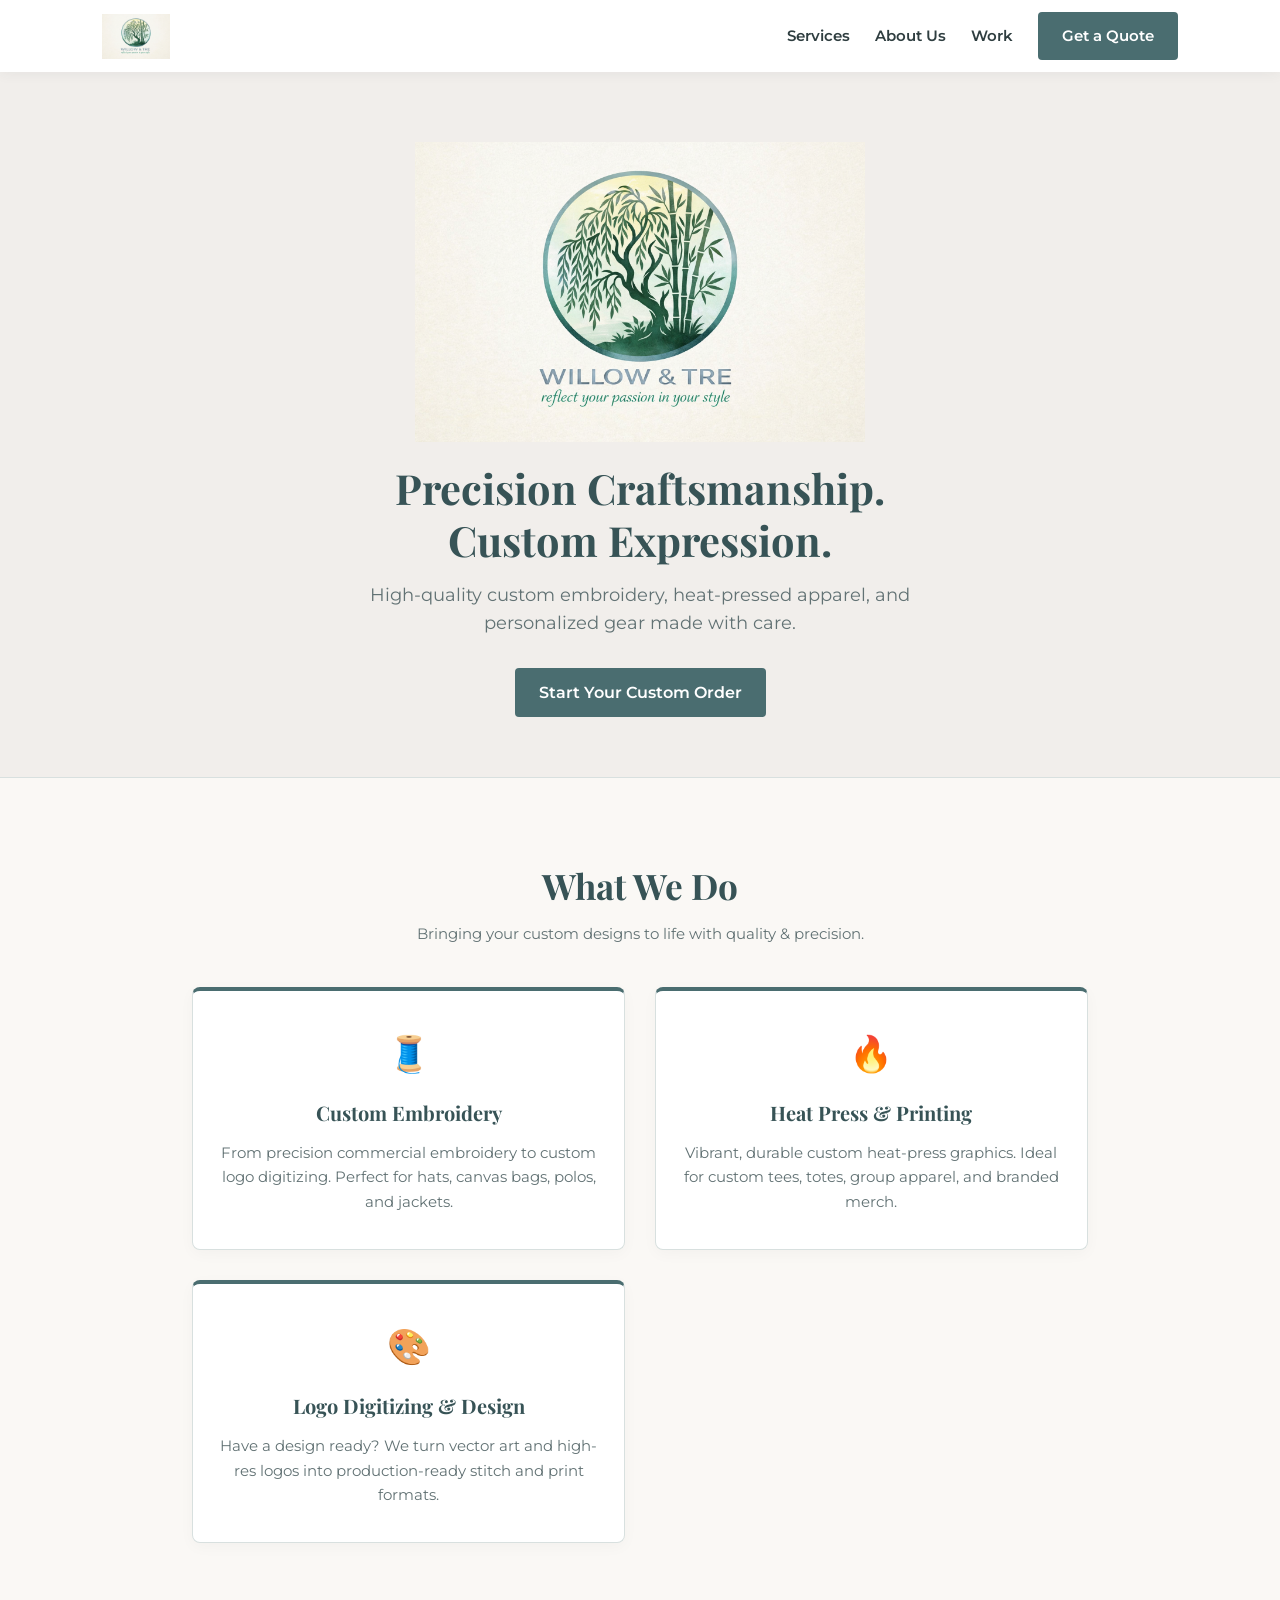
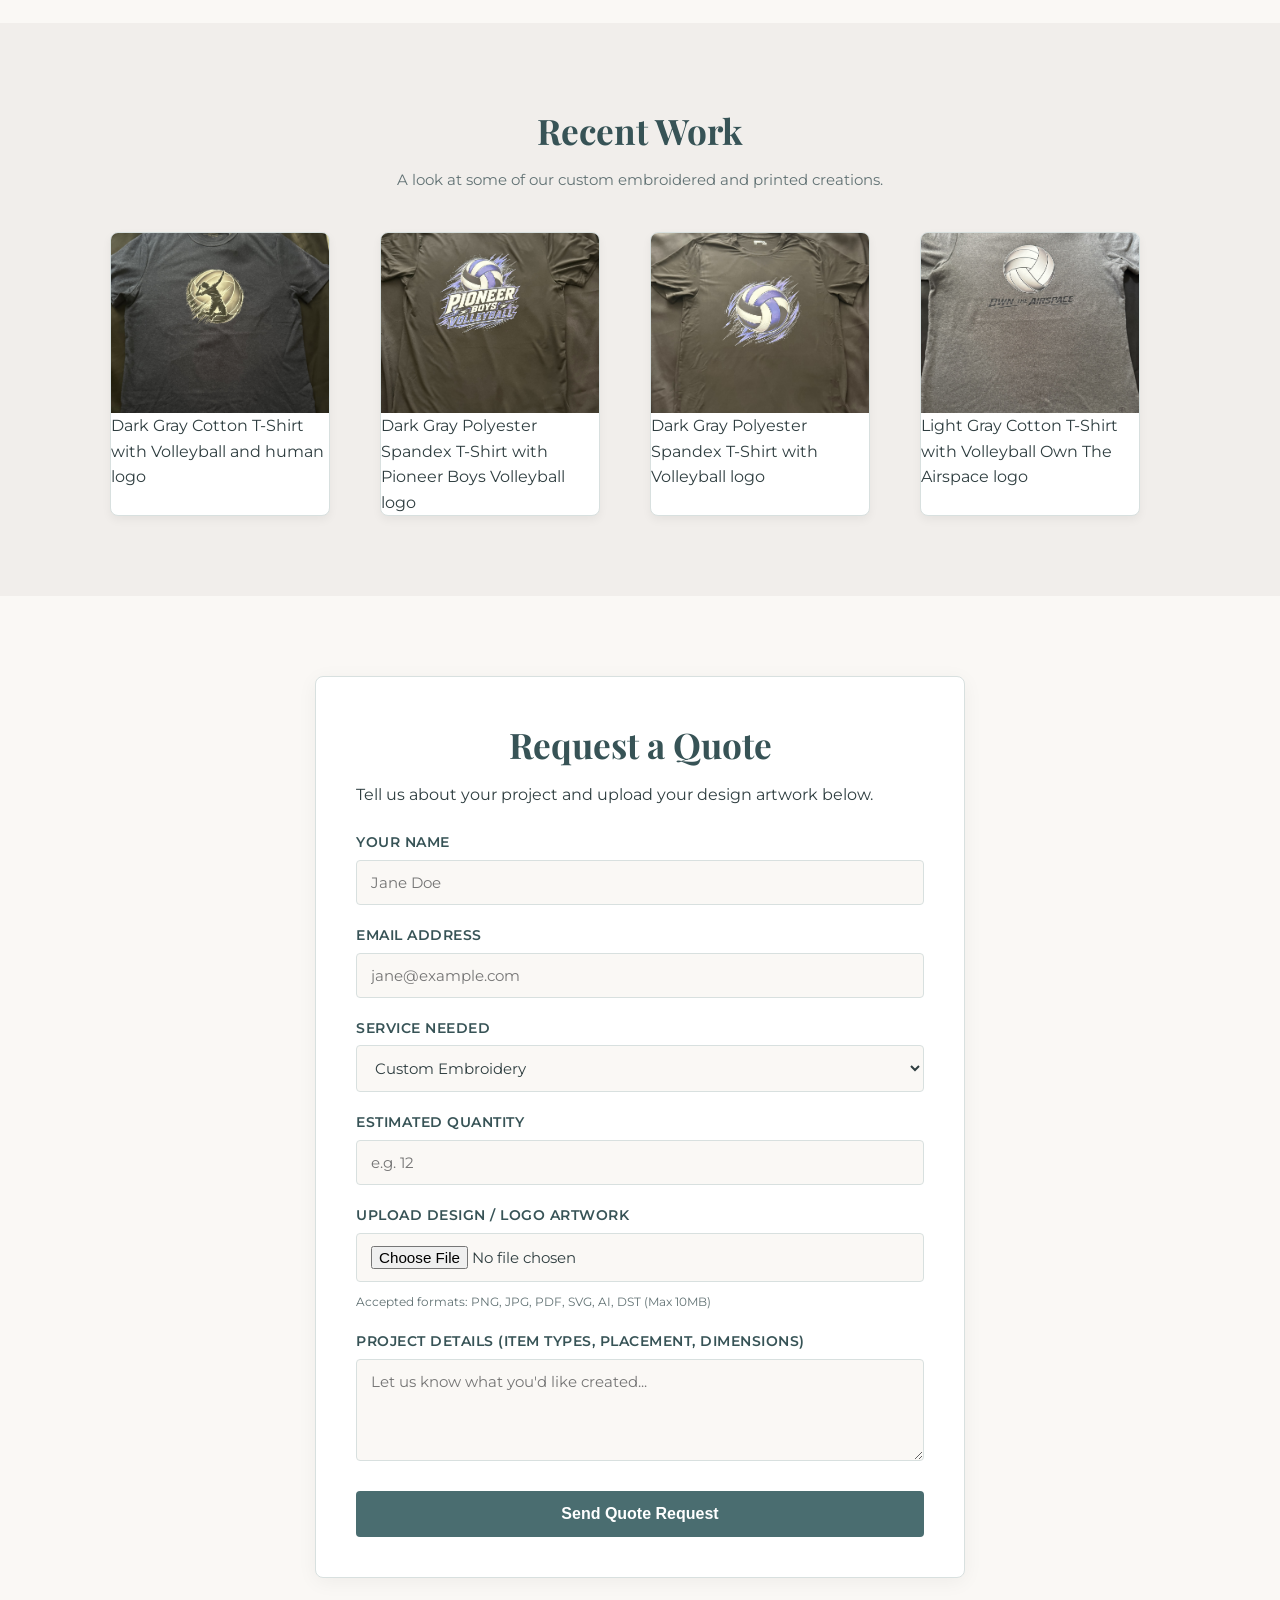
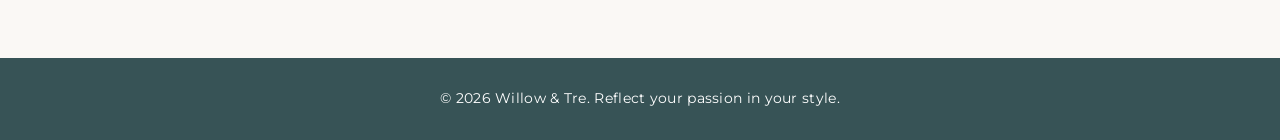
<file: index.html>
<!DOCTYPE html>
<html lang="en">
<head>
    <meta charset="UTF-8">
    <meta name="viewport" content="width=device-width, initial-scale=1.0">
    <title>Willow & Tre | Custom Embroidery & Printing</title>
    
    <link rel="icon" type="image/png" href="WTlogo1.png">
    
    <link rel="stylesheet" href="style.css">
    
    <link rel="preconnect" href="https://fonts.googleapis.com">
    <link rel="preconnect" href="https://fonts.gstatic.com" crossorigin>
    <link href="https://fonts.googleapis.com/css2?family=Montserrat:wght@400;500;600;700&family=Playfair+Display:ital,wght@0,600;0,700;1,400&display=swap" rel="stylesheet">
</head>
<body>

   <nav class="navbar">
    <a href="index.html" class="logo-link">
        <img src="WTlogo1.png" alt="Willow & Tre Logo" class="nav-logo" style="height: 45px; width: auto; max-height: 45px;">
    </a>
    <ul class="nav-links">
        <li><a href="#services">Services</a></li>
        <li><a href="about.html">About Us</a></li>
        <li><a href="#portfolio">Work</a></li>
        <li><a href="#quote" class="btn-nav">Get a Quote</a></li>
    </ul>
</nav>

    <header class="hero">
    <div class="hero-content">
        <img src="WTlogo1.png" alt="Willow & Tre Emblem" class="hero-logo" style="max-width: 450px; height: auto; display: block; margin: 0 auto 20px;">
        <h1>Precision Craftsmanship.<br>Custom Expression.</h1>
        <p>High-quality custom embroidery, heat-pressed apparel, and personalized gear made with care.</p>
        <a href="#quote" class="cta-btn">Start Your Custom Order</a>
    </div>
</header>

    <section id="services" class="section">
        <h2>What We Do</h2>
        <p class="section-subtitle">Bringing your custom designs to life with quality & precision.</p>
        <div class="grid">
            <div class="card">
                <div class="icon">🧵</div>
                <h3>Custom Embroidery</h3>
                <p>From precision commercial embroidery to custom logo digitizing. Perfect for hats, canvas bags, polos, and jackets.</p>
            </div>
            <div class="card">
                <div class="icon">🔥</div>
                <h3>Heat Press & Printing</h3>
                <p>Vibrant, durable custom heat-press graphics. Ideal for custom tees, totes, group apparel, and branded merch.</p>
            </div>
            <div class="card">
                <div class="icon">🎨</div>
                <h3>Logo Digitizing & Design</h3>
                <p>Have a design ready? We turn vector art and high-res logos into production-ready stitch and print formats.</p>
            </div>
        </div>
    </section>

    <section id="portfolio" class="section bg-light">
    <h2>Recent Work</h2>
    <p class="section-subtitle">A look at some of our custom embroidered and printed creations.</p>
    <div class="gallery-grid">
        
        <div class="gallery-card">
            <img src="CustomT1.jpg" alt="Heat Pressed Custom Apparel 1" class="gallery-img">
            <div class="gallery-caption">Dark Gray Cotton T-Shirt with Volleyball and human logo</div>
        </div>

        <div class="gallery-card">
            <img src="CustomT2.jpg" alt="Heat Pressed Custom Apparel 2" class="gallery-img">
            <div class="gallery-caption">Dark Gray Polyester Spandex T-Shirt with Pioneer Boys Volleyball logo</div>
        </div>

        <div class="gallery-card">
            <img src="CustomT3.jpg" alt="Heat Pressed Custom Apparel 3" class="gallery-img">
            <div class="gallery-caption">Dark Gray Polyester Spandex T-Shirt with Volleyball logo</div>
        </div>

        <div class="gallery-card">
            <img src="CustomT4.jpg" alt="Heat Pressed Custom Apparel 4" class="gallery-img">
            <div class="gallery-caption">Light Gray Cotton T-Shirt with Volleyball Own The Airspace logo</div>
        </div>

    </div>
</section>

<!-- Quote Request Form -->
<section id="quote" class="section">
    <div class="form-container">
        <h2>Request a Quote</h2>
        <p>Tell us about your project and upload your design artwork below.</p>
        
        <form action="https://formspree.io/f/YOUR_FORMSPREE_ID" method="POST" enctype="multipart/form-data" class="quote-form">
            <div class="form-group">
                <label for="name">Your Name</label>
                <input type="text" id="name" name="name" required placeholder="Jane Doe">
            </div>

            <div class="form-group">
                <label for="email">Email Address</label>
                <input type="email" id="email" name="email" required placeholder="jane@example.com">
            </div>

            <div class="form-group">
                <label for="service-type">Service Needed</label>
                <select id="service-type" name="service_type">
                    <option value="Embroidery">Custom Embroidery</option>
                    <option value="Heat Press / Printing">Heat Press / Printing</option>
                    <option value="Both">Both / Unsure</option>
                </select>
            </div>

            <div class="form-group">
                <label for="quantity">Estimated Quantity</label>
                <input type="number" id="quantity" name="quantity" placeholder="e.g. 12" min="1">
            </div>

            <!-- File Upload Field -->
            <div class="form-group">
                <label for="artwork">Upload Design / Logo Artwork</label>
                <input type="file" id="artwork" name="artwork" accept=".png, .jpg, .jpeg, .pdf, .svg, .ai, .dst" class="file-input">
                <small class="file-help">Accepted formats: PNG, JPG, PDF, SVG, AI, DST (Max 10MB)</small>
            </div>

            <div class="form-group">
                <label for="details">Project Details (Item types, placement, dimensions)</label>
                <textarea id="details" name="details" rows="4" placeholder="Let us know what you'd like created..."></textarea>
            </div>

            <button type="submit" class="cta-btn submit-btn">Send Quote Request</button>
        </form>
    </div>
</section>

    <footer>
        <p>&copy; 2026 Willow & Tre. Reflect your passion in your style.</p>
    </footer>

</body>
</html>
</file>
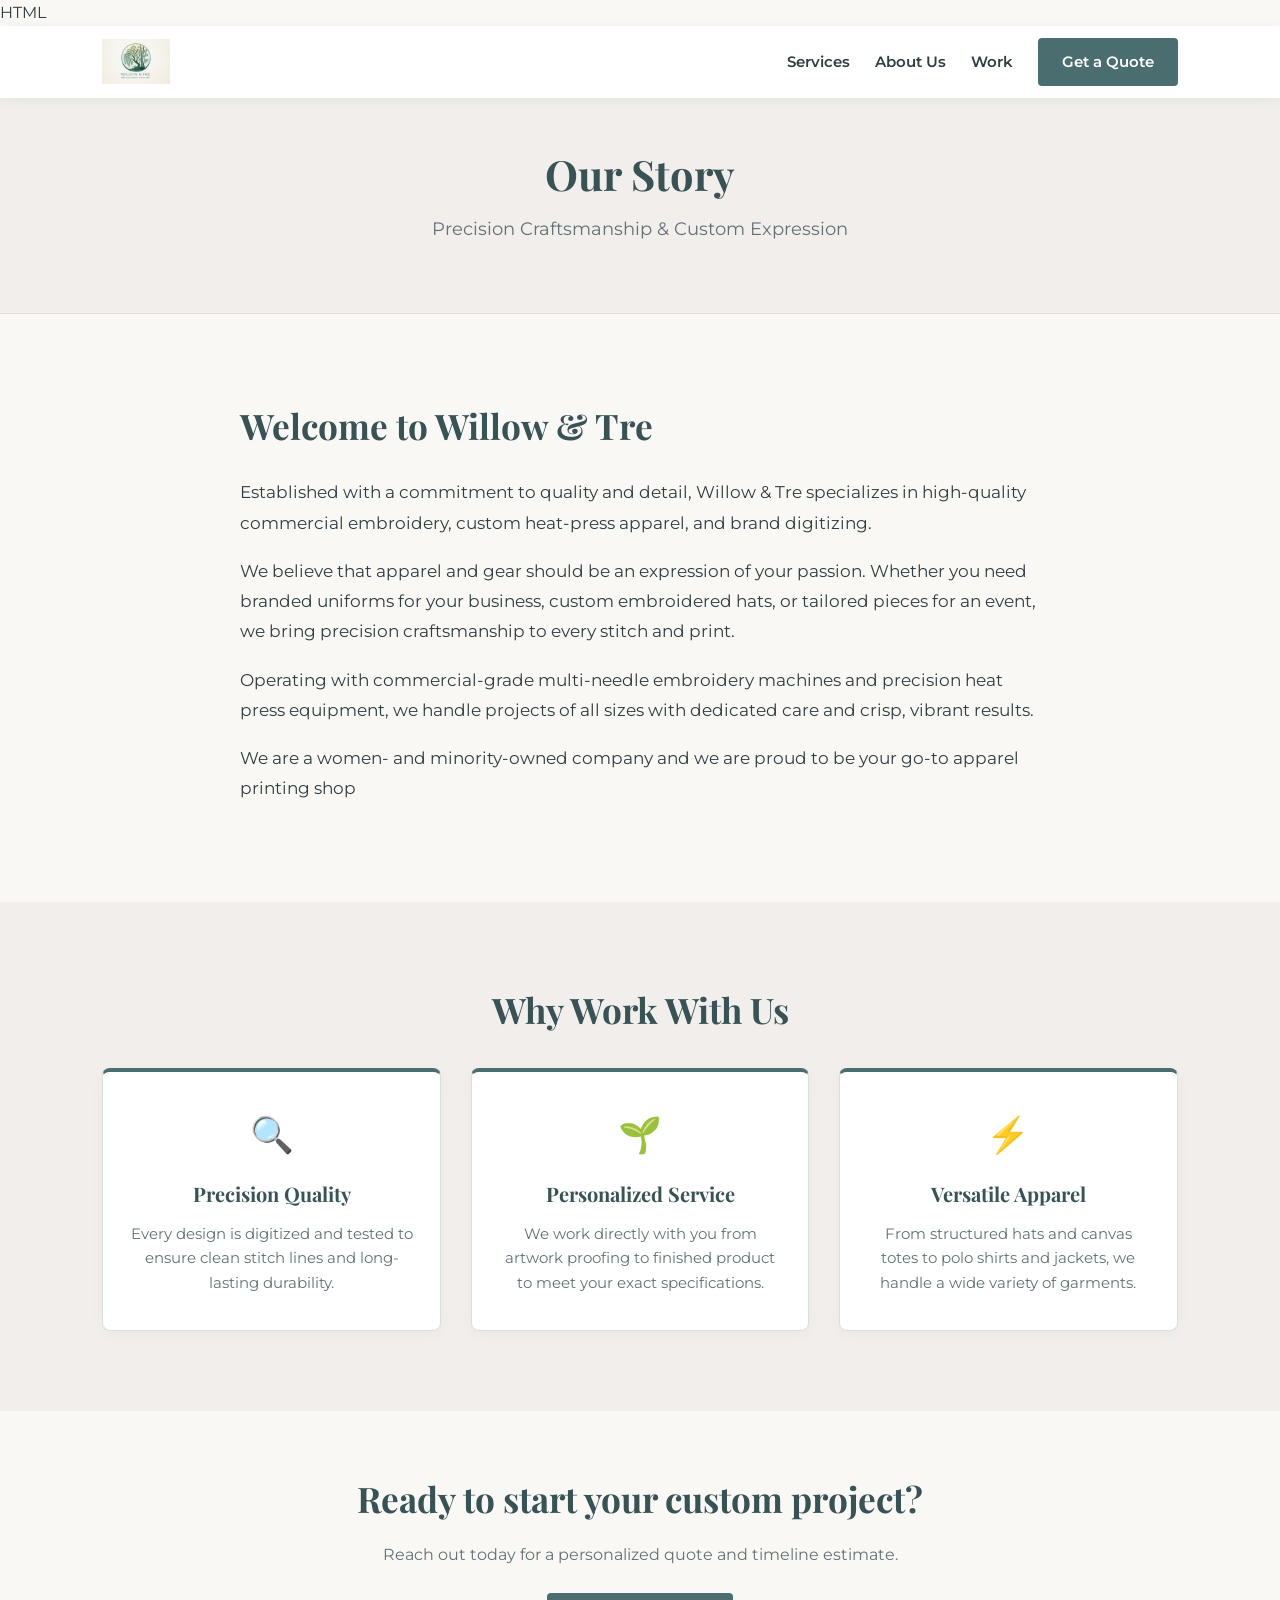
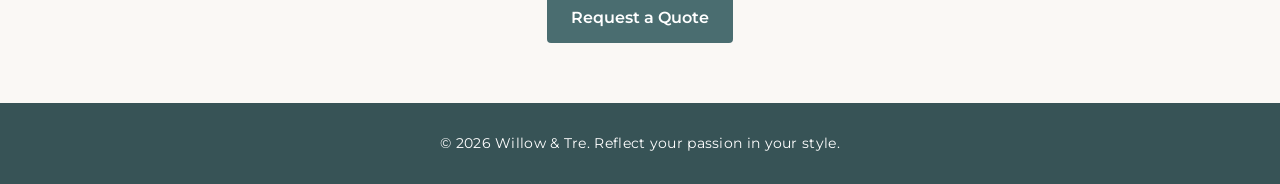
<file: about.html>
HTML
<!DOCTYPE html>
<html lang="en">
<head>
    <meta charset="UTF-8">
    <meta name="viewport" content="width=device-width, initial-scale=1.0">
    <title>About Us | Willow & Tre</title>
    
    <!-- Favicon -->
    <link rel="icon" type="image/png" href="WTlogo1.png">
    
    <!-- Stylesheet -->
    <link rel="stylesheet" href="style.css">
    
    <!-- Google Fonts -->
    <link rel="preconnect" href="https://fonts.googleapis.com">
    <link rel="preconnect" href="https://fonts.gstatic.com" crossorigin>
    <link href="https://fonts.googleapis.com/css2?family=Montserrat:wght@400;500;600;700&family=Playfair+Display:ital,wght@0,600;0,700;1,400&display=swap" rel="stylesheet">
</head>
<body>

    <!-- Navigation Header -->
    <nav class="navbar">
        <a href="index.html" class="logo-link">
            <img src="WTlogo1.png" alt="Willow & Tre Logo" class="nav-logo" style="height: 45px; width: auto; max-height: 45px;">
        </a>
        <ul class="nav-links">
            <li><a href="index.html#services">Services</a></li>
            <li><a href="about.html">About Us</a></li>
            <li><a href="index.html#portfolio">Work</a></li>
            <li><a href="index.html#quote" class="btn-nav">Get a Quote</a></li>
        </ul>
    </nav>

    <!-- Page Title Banner -->
    <header class="hero" style="padding: 50px 8% 40px;">
        <div class="hero-content">
            <h1>Our Story</h1>
            <p>Precision Craftsmanship & Custom Expression</p>
        </div>
    </header>

    <!-- About Content Section -->
    <section class="section">
        <div class="about-container">
            <div class="about-text">
                <h2>Welcome to Willow & Tre</h2>
          
                <p class="centered-text">Established with a commitment to quality and detail, Willow & Tre specializes in high-quality commercial embroidery, custom heat-press apparel, and brand digitizing.</p>
                
                <p class="centered-text">We believe that apparel and gear should be an expression of your passion. Whether you need branded uniforms for your business, custom embroidered hats, or tailored pieces for an event, we bring precision craftsmanship to every stitch and print.</p>
                
                <p class="centered-text">Operating with commercial-grade multi-needle embroidery machines and precision heat press equipment, we handle projects of all sizes with dedicated care and crisp, vibrant results.</p>
           
                <p class="centered-text">We are a women- and minority-owned company and we are proud to be your go-to apparel printing shop</p>
            
            </div>
        </div>
    </section>

    <!-- Values / Features Section -->
    <section class="section bg-light">
        <h2>Why Work With Us</h2>
        <div class="grid" style="margin-top: 30px;">
            <div class="card">
                <div class="icon">🔍</div>
                <h3>Precision Quality</h3>
                <p>Every design is digitized and tested to ensure clean stitch lines and long-lasting durability.</p>
            </div>
            <div class="card">
                <div class="icon">🌱</div>
                <h3>Personalized Service</h3>
                <p>We work directly with you from artwork proofing to finished product to meet your exact specifications.</p>
            </div>
            <div class="card">
                <div class="icon">⚡</div>
                <h3>Versatile Apparel</h3>
                <p>From structured hats and canvas totes to polo shirts and jackets, we handle a wide variety of garments.</p>
            </div>
        </div>
    </section>

    <!-- Call to Action Banner -->
    <section class="section text-center" style="text-align: center; padding: 60px 8%;">
        <h2>Ready to start your custom project?</h2>
        <p style="margin: 15px 0 25px; color: var(--text-muted);">Reach out today for a personalized quote and timeline estimate.</p>
        <a href="index.html#quote" class="cta-btn">Request a Quote</a>
    </section>

    <!-- Footer -->
    <footer>
        <p>&copy; 2026 Willow & Tre. Reflect your passion in your style.</p>
    </footer>

</body>
</html>
</file>
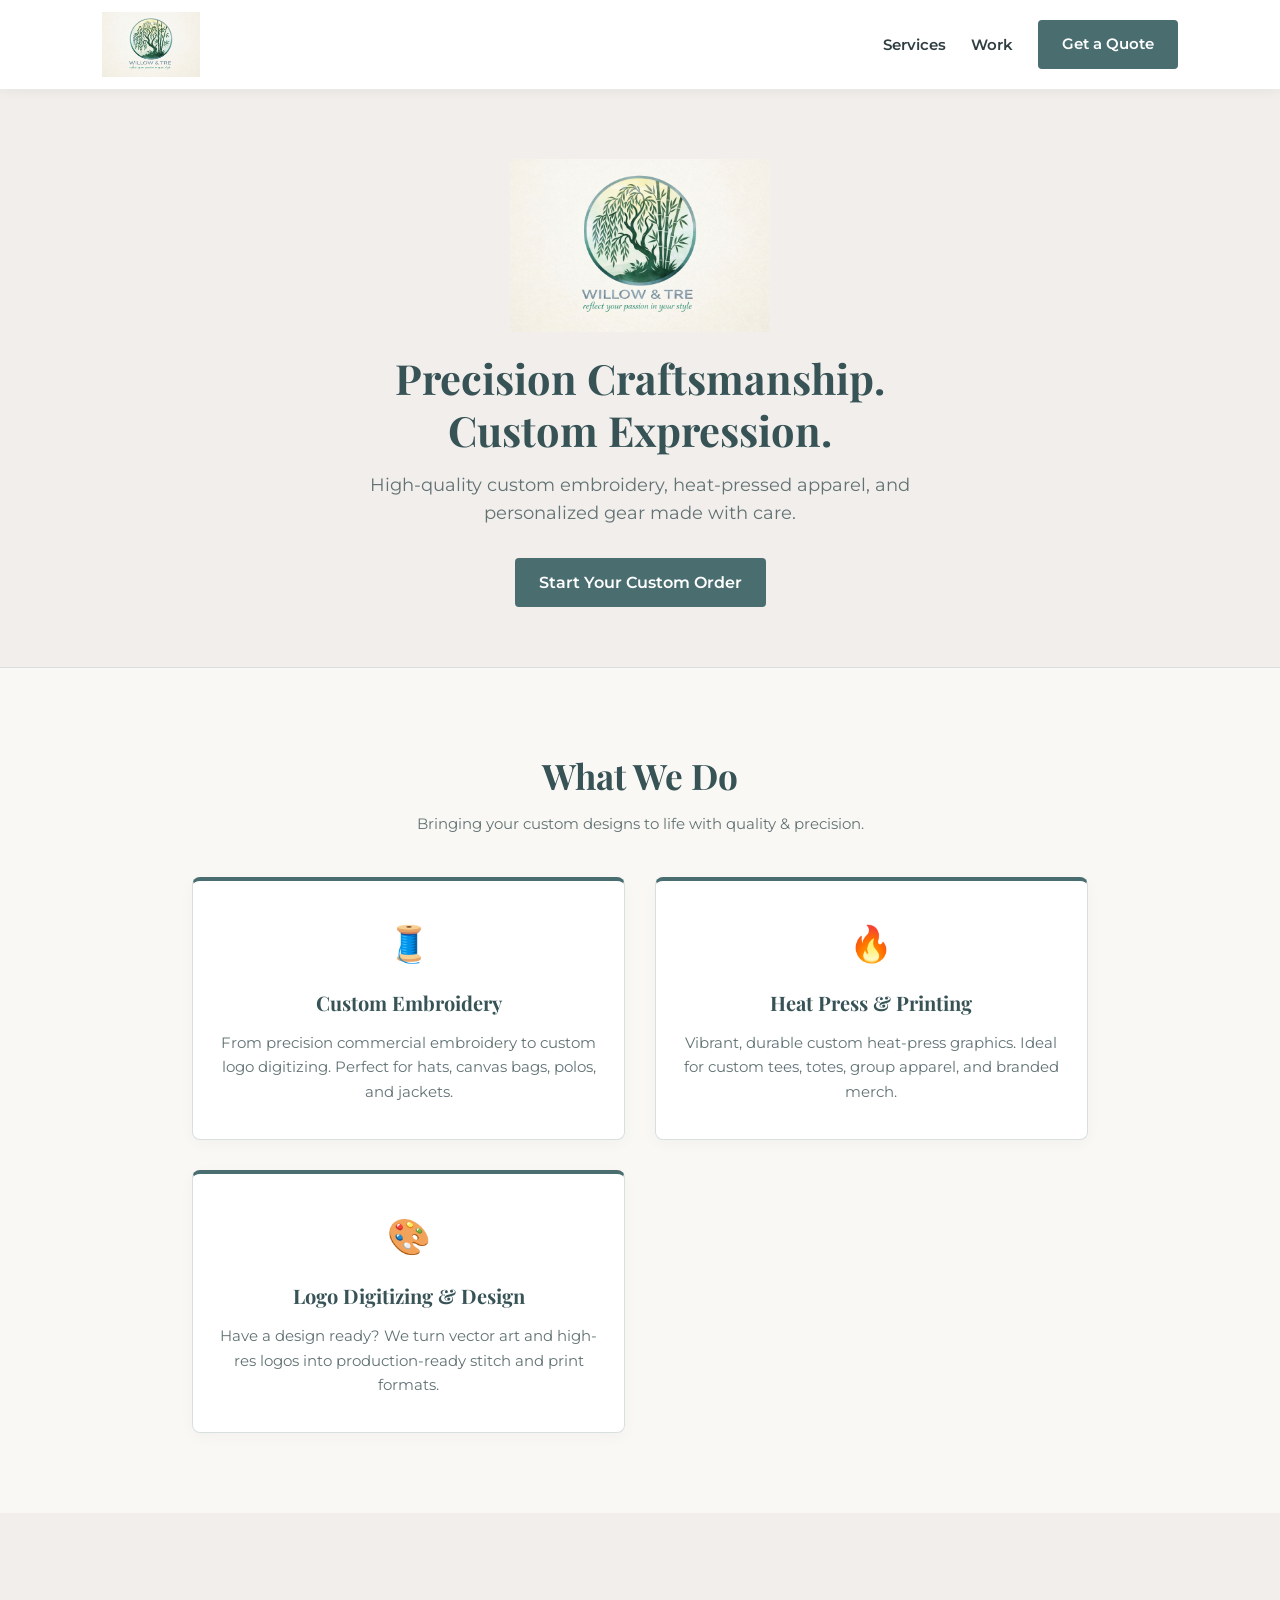
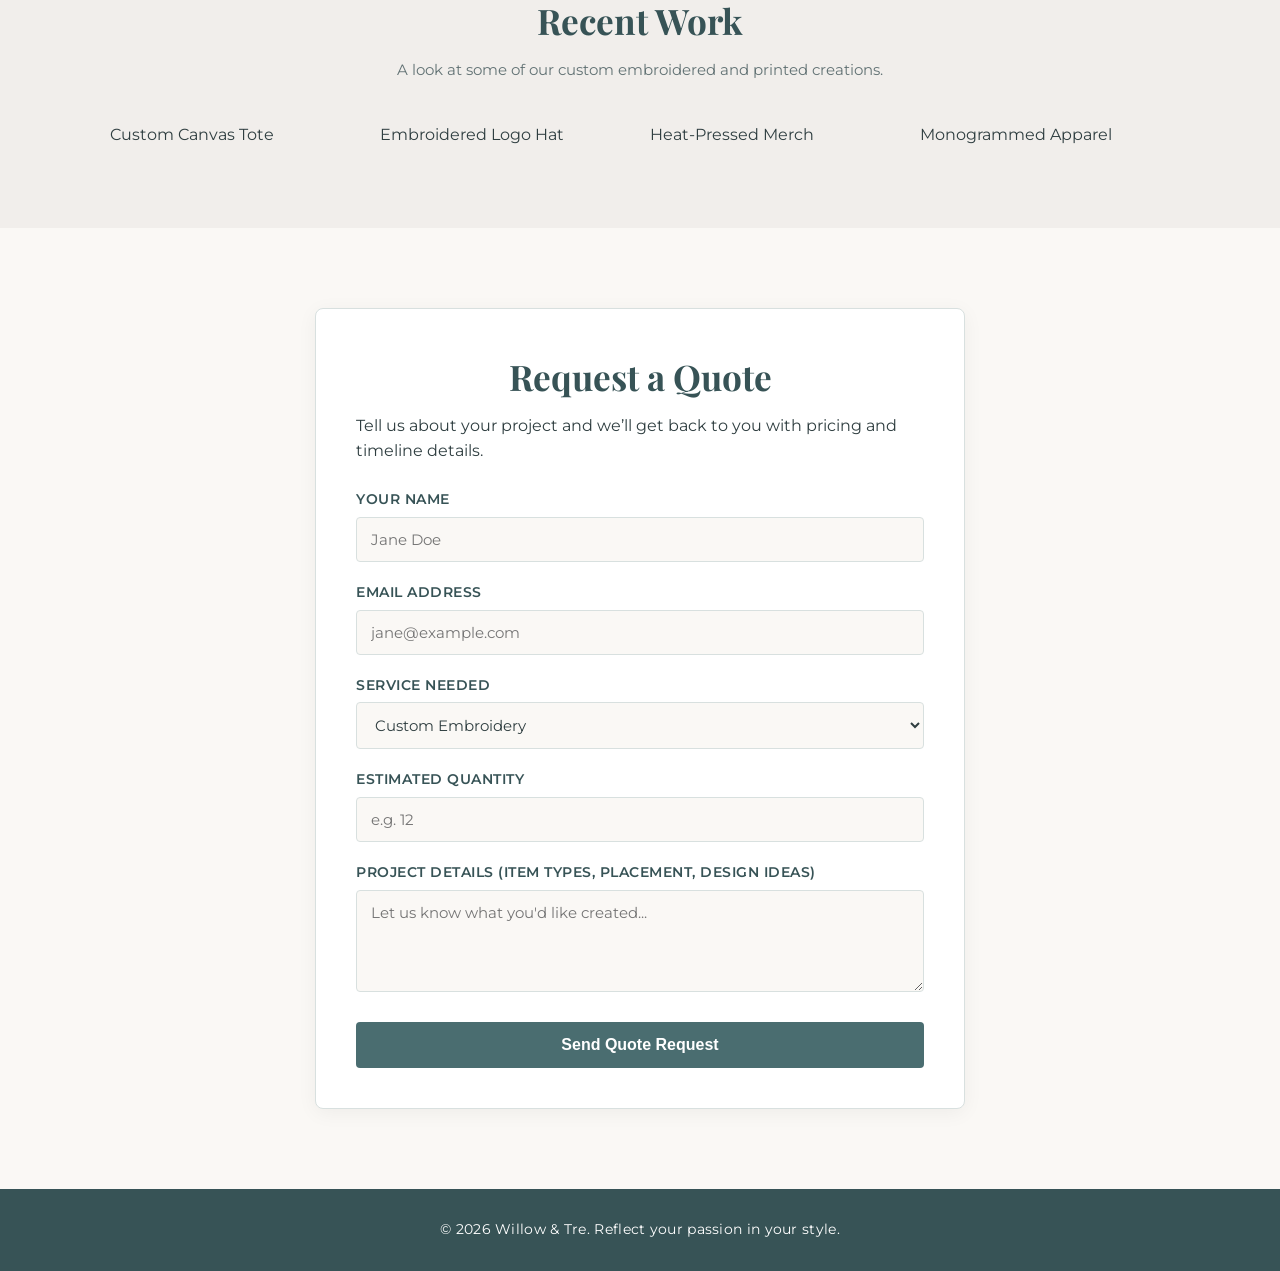
<file: indext.html>
<!DOCTYPE html>
<html lang="en">
<head>
    <meta charset="UTF-8">
    <meta name="viewport" content="width=device-width, initial-scale=1.0">
    <title>Willow & Tre | Custom Embroidery & Printing</title>
    
    <link rel="icon" type="image/png" href="WTlogo1.png">
    
    <link rel="stylesheet" href="style.css">
    
    <link rel="preconnect" href="https://fonts.googleapis.com">
    <link rel="preconnect" href="https://fonts.gstatic.com" crossorigin>
    <link href="https://fonts.googleapis.com/css2?family=Montserrat:wght@400;500;600;700&family=Playfair+Display:ital,wght@0,600;0,700;1,400&display=swap" rel="stylesheet">
</head>
<body>

    <nav class="navbar">
        <a href="#" class="logo-link">
            <img src="WTlogo1.png" alt="Willow & Tre Logo" class="nav-logo">
        </a>
        <ul class="nav-links">
            <li><a href="#services">Services</a></li>
            <li><a href="#portfolio">Work</a></li>
            <li><a href="#quote" class="btn-nav">Get a Quote</a></li>
        </ul>
    </nav>

    <header class="hero">
        <div class="hero-content">
            <img src="WTlogo1.png" alt="Willow & Tre - Reflect your passion in your style" class="hero-logo">
            <h1>Precision Craftsmanship.<br>Custom Expression.</h1>
            <p>High-quality custom embroidery, heat-pressed apparel, and personalized gear made with care.</p>
            <a href="#quote" class="cta-btn">Start Your Custom Order</a>
        </div>
    </header>

    <section id="services" class="section">
        <h2>What We Do</h2>
        <p class="section-subtitle">Bringing your custom designs to life with quality & precision.</p>
        <div class="grid">
            <div class="card">
                <div class="icon">🧵</div>
                <h3>Custom Embroidery</h3>
                <p>From precision commercial embroidery to custom logo digitizing. Perfect for hats, canvas bags, polos, and jackets.</p>
            </div>
            <div class="card">
                <div class="icon">🔥</div>
                <h3>Heat Press & Printing</h3>
                <p>Vibrant, durable custom heat-press graphics. Ideal for custom tees, totes, group apparel, and branded merch.</p>
            </div>
            <div class="card">
                <div class="icon">🎨</div>
                <h3>Logo Digitizing & Design</h3>
                <p>Have a design ready? We turn vector art and high-res logos into production-ready stitch and print formats.</p>
            </div>
        </div>
    </section>

    <section id="portfolio" class="section bg-light">
        <h2>Recent Work</h2>
        <p class="section-subtitle">A look at some of our custom embroidered and printed creations.</p>
        <div class="gallery-grid">
            <div class="gallery-item"><div class="img-placeholder">Custom Canvas Tote</div></div>
            <div class="gallery-item"><div class="img-placeholder">Embroidered Logo Hat</div></div>
            <div class="gallery-item"><div class="img-placeholder">Heat-Pressed Merch</div></div>
            <div class="gallery-item"><div class="img-placeholder">Monogrammed Apparel</div></div>
        </div>
    </section>

    <section id="quote" class="section">
        <div class="form-container">
            <h2>Request a Quote</h2>
            <p>Tell us about your project and we’ll get back to you with pricing and timeline details.</p>
            
            <form action="https://formspree.io/f/YOUR_FORMSPREE_ID" method="POST" class="quote-form">
                <div class="form-group">
                    <label for="name">Your Name</label>
                    <input type="text" id="name" name="name" required placeholder="Jane Doe">
                </div>
                <div class="form-group">
                    <label for="email">Email Address</label>
                    <input type="email" id="email" name="email" required placeholder="jane@example.com">
                </div>
                <div class="form-group">
                    <label for="service-type">Service Needed</label>
                    <select id="service-type" name="service_type">
                        <option value="Embroidery">Custom Embroidery</option>
                        <option value="Heat Press / Printing">Heat Press / Printing</option>
                        <option value="Both">Both / Unsure</option>
                    </select>
                </div>
                <div class="form-group">
                    <label for="quantity">Estimated Quantity</label>
                    <input type="number" id="quantity" name="quantity" placeholder="e.g. 12" min="1">
                </div>
                <div class="form-group">
                    <label for="details">Project Details (Item types, placement, design ideas)</label>
                    <textarea id="details" name="details" rows="4" placeholder="Let us know what you'd like created..."></textarea>
                </div>
                <button type="submit" class="cta-btn submit-btn">Send Quote Request</button>
            </form>
        </div>
    </section>

    <footer>
        <p>&copy; 2026 Willow & Tre. Reflect your passion in your style.</p>
    </footer>

</body>
</html>
</file>
<file: style.css>
/* ==========================================================================
   Willow & Tre - Cool Mist Palette Stylesheet
   ========================================================================== */

/* Design Tokens derived from WTlogo1.png */
:root {
    --primary: #4a6d70;          /* Cool slate teal */
    --primary-dark: #375356;     /* Deep slate teal for hovers/footer */
    --accent: #5e8376;           /* Muted sage green */
    --bg-light: #faf8f5;         /* Soft warm cream (matches logo paper texture) */
    --bg-alt: #f1eeeb;           /* Alternate soft grey-cream */
    --text-dark: #2f3e40;        /* Dark slate text */
    --text-muted: #627274;      /* Soft grey text */
    --card-bg: #ffffff;
    --border-color: #d8e0df;
    
    --font-heading: 'Playfair Display', serif;
    --font-body: 'Montserrat', sans-serif;
}

/* Global Reset */
* {
    box-sizing: border-box;
    margin: 0;
    padding: 0;
}

html {
    scroll-behavior: smooth;
}

body {
    font-family: var(--font-body);
    color: var(--text-dark);
    background-color: var(--bg-light);
    line-height: 1.6;
}

/* Navigation Bar */
.navbar {
    display: flex;
    justify-content: space-between;
    align-items: center;
    padding: 12px 8%;
    background-color: #ffffff;
    box-shadow: 0 2px 12px rgba(47, 62, 64, 0.06);
    position: sticky;
    top: 0;
    z-index: 1000;
}

.logo-link {
    display: flex;
    align-items: center;
    text-decoration: none;
}

.nav-logo {
    height: 65px;
    width: auto;
    max-height: 65px;
    object-fit: contain;
    transition: transform 0.2s ease;
}

.nav-logo:hover {
    transform: scale(1.02);
}

.nav-links {
    list-style: none;
    display: flex;
    align-items: center;
    gap: 25px;
}

.nav-links a {
    text-decoration: none;
    color: var(--text-dark);
    font-weight: 600;
    font-size: 0.95rem;
    transition: color 0.2s ease;
}

.nav-links a:hover {
    color: var(--accent);
}

/* Buttons */
.cta-btn, .btn-nav {
    background-color: var(--primary);
    color: #ffffff !important;
    padding: 12px 24px;
    border-radius: 4px;
    text-decoration: none;
    font-weight: 600;
    display: inline-block;
    border: none;
    cursor: pointer;
    transition: background-color 0.2s ease, transform 0.1s ease;
}

.cta-btn:hover, .btn-nav:hover {
    background-color: var(--primary-dark);
}

/* Hero Section */
.hero {
    padding: 70px 8% 60px;
    background-color: var(--bg-alt);
    text-align: center;
    border-bottom: 1px solid var(--border-color);
}

.hero-content {
    max-width: 800px;
    margin: 0 auto;
}

.hero-logo {
    max-width: 260px;
    width: 100%;
    height: auto;
    margin: 0 auto 20px;
    display: block;
}

.hero h1 {
    font-family: var(--font-heading);
    font-size: 2.6rem;
    color: var(--primary-dark);
    line-height: 1.25;
    margin-bottom: 15px;
}

.hero p {
    font-size: 1.1rem;
    color: var(--text-muted);
    max-width: 580px;
    margin: 0 auto 30px;
}

/* Main Sections & Layout */
.section {
    padding: 80px 8%;
    max-width: 1100px;
    margin: 0 auto;
}

.bg-light {
    background-color: var(--bg-alt);
    max-width: 100%;
}

.section h2 {
    font-family: var(--font-heading);
    font-size: 2.2rem;
    text-align: center;
    color: var(--primary-dark);
    margin-bottom: 8px;
}

.section-subtitle {
    text-align: center;
    margin-bottom: 40px;
    color: var(--text-muted);
    font-size: 0.95rem;
}

/* Services Cards */
.grid {
    display: grid;
    grid-template-columns: repeat(auto-fit, minmax(280px, 1fr));
    gap: 30px;
}

.card {
    background: var(--card-bg);
    padding: 35px 25px;
    border-radius: 8px;
    box-shadow: 0 4px 15px rgba(0, 0, 0, 0.03);
    text-align: center;
    border-top: 4px solid var(--primary);
    border-left: 1px solid var(--border-color);
    border-right: 1px solid var(--border-color);
    border-bottom: 1px solid var(--border-color);
}

.card .icon {
    font-size: 2.2rem;
    margin-bottom: 15px;
}

.card h3 {
    margin-bottom: 12px;
    color: var(--primary-dark);
    font-size: 1.25rem;
    font-family: var(--font-heading);
}

.card p {
    color: var(--text-muted);
    font-size: 0.95rem;
}

/* Forced uniform sizing for portfolio photos */
.gallery-grid {
    display: flex;
    flex-wrap: wrap;
    gap: 20px;
    justify-content: center;
    margin-top: 30px;
}

.gallery-card {
    width: 220px; /* Limits the exact width of each photo card */
    background: #ffffff;
    border-radius: 8px;
    overflow: hidden;
    border: 1px solid #d8e0df;
    box-shadow: 0 4px 10px rgba(0, 0, 0, 0.05);
}

.gallery-img {
    width: 100% !important;
    height: 180px !important; /* Forces fixed vertical height */
    object-fit: cover !important; /* Crops image neatly instead of stretching */
    display: block;
}
/* Quote Request Form */
.form-container {
    max-width: 650px;
    margin: 0 auto;
    background: #ffffff;
    padding: 40px;
    border-radius: 8px;
    box-shadow: 0 4px 20px rgba(0, 0, 0, 0.05);
    border: 1px solid var(--border-color);
}

.quote-form {
    display: flex;
    flex-direction: column;
    gap: 20px;
    margin-top: 25px;
}

.form-group {
    display: flex;
    flex-direction: column;
    gap: 6px;
    text-align: left;
}

.form-group label {
    font-size: 0.85rem;
    font-weight: 600;
    color: var(--primary-dark);
    text-transform: uppercase;
    letter-spacing: 0.5px;
}

.form-group input, 
.form-group select, 
.form-group textarea {
    padding: 12px 14px;
    border: 1px solid var(--border-color);
    border-radius: 4px;
    font-family: inherit;
    font-size: 0.95rem;
    background-color: var(--bg-light);
    color: var(--text-dark);
    transition: border-color 0.2s ease, background-color 0.2s ease;
}

.form-group input:focus, 
.form-group select:focus, 
.form-group textarea:focus {
    outline: none;
    border-color: var(--primary);
    background-color: #ffffff;
}

.submit-btn {
    width: 100%;
    margin-top: 10px;
    font-size: 1rem;
    padding: 14px;
}

/* Footer */
footer {
    text-align: center;
    padding: 30px 20px;
    background: var(--primary-dark);
    color: #ffffff;
    font-size: 0.85rem;
    letter-spacing: 0.3px;
}

/* Mobile Responsiveness */
@media (max-width: 768px) {
    .navbar {
        flex-direction: column;
        gap: 12px;
        padding: 15px;
    }
    
    .hero h1 {
        font-size: 2rem;
    }
    
    .section {
        padding: 50px 6%;
    }
}

/* About Page Specific Layout */
.about-container {
    max-width: 800px;
    margin: 0 auto;
    line-height: 1.8;
}

.about-text h2 {
    font-family: var(--font-heading);
    color: var(--primary-dark);
    margin-bottom: 20px;
    text-align: left;
}

.about-text p {
    margin-bottom: 18px;
    color: var(--text-dark);
    font-size: 1.05rem;
}
/* Constrain Gallery Grid */
.gallery-grid {
    display: grid;
    grid-template-columns: repeat(auto-fit, minmax(200px, 250px)); /* Limits max card width */
    gap: 20px;
    justify-content: center; /* Centers the row if items are few */
    margin-top: 30px;
}

/* Fixed Height Container */
.gallery-card {
    background: #ffffff;
    border-radius: 8px;
    overflow: hidden;
    border: 1px solid var(--border-color);
    box-shadow: 0 4px 10px rgba(0, 0, 0, 0.05);
}

/* Standardized Photo Crop */
.gallery-img {
    width: 100%;
    height: 180px; /* Adjust height to shrink or enlarge vertical size */
    object-fit: cover; /* Crops image proportionally to fill the box */
    display: block;
}

/* File Upload Input Styling */
.file-input {
    padding: 10px;
    background-color: var(--bg-light);
    border: 1px dashed var(--border-color);
    border-radius: 4px;
    cursor: pointer;
}

.file-input:focus {
    border-color: var(--primary);
}

.file-help {
    font-size: 0.75rem;
    color: var(--text-muted);
    margin-top: 4px;
}
</file>
